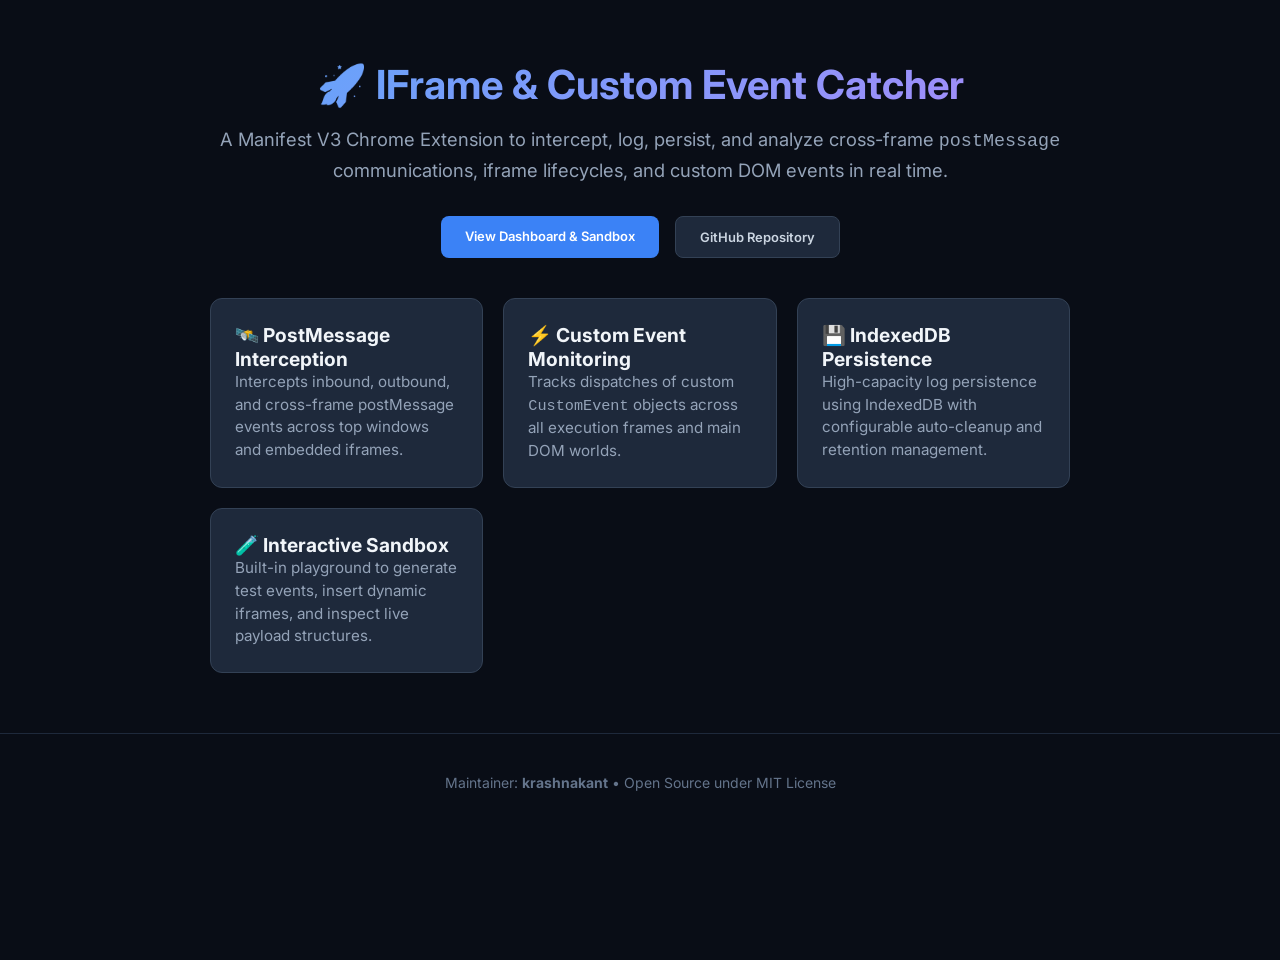
<file: index.html>
<!DOCTYPE html>
<html lang="en">
<head>
  <meta charset="UTF-8">
  <meta name="viewport" content="width=device-width, initial-scale=1.0">
  <title>IFrame & Custom Event Catcher - Chrome Extension</title>
  <link rel="stylesheet" href="dashboard.css">
  <link rel="preconnect" href="https://fonts.googleapis.com">
  <link rel="preconnect" href="https://fonts.gstatic.com" crossorigin>
  <link href="https://fonts.googleapis.com/css2?family=Inter:wght@400;500;600;700&family=JetBrains+Mono:wght@400;500&display=swap" rel="stylesheet">
  <style>
    body {
      background-color: var(--bg-dark, #0b0f19);
      color: #e2e8f0;
      font-family: 'Inter', sans-serif;
      margin: 0;
      padding: 0;
    }
    .hero {
      max-width: 900px;
      margin: 60px auto 40px auto;
      padding: 0 20px;
      text-align: center;
    }
    .hero h1 {
      font-size: 2.5rem;
      font-weight: 700;
      color: #ffffff;
      margin-bottom: 16px;
      background: linear-gradient(135deg, #60a5fa 0%, #a78bfa 100%);
      -webkit-background-clip: text;
      -webkit-text-fill-color: transparent;
    }
    .hero p {
      font-size: 1.15rem;
      color: #94a3b8;
      line-height: 1.6;
      margin-bottom: 30px;
    }
    .cta-group {
      display: flex;
      gap: 16px;
      justify-content: center;
      flex-wrap: wrap;
    }
    .btn-primary {
      background: #3b82f6;
      color: #ffffff;
      padding: 12px 24px;
      border-radius: 8px;
      text-decoration: none;
      font-weight: 600;
      transition: background 0.2s ease;
    }
    .btn-primary:hover {
      background: #2563eb;
    }
    .btn-secondary {
      background: #1e293b;
      color: #cbd5e1;
      border: 1px solid #334155;
      padding: 12px 24px;
      border-radius: 8px;
      text-decoration: none;
      font-weight: 600;
      transition: background 0.2s ease;
    }
    .btn-secondary:hover {
      background: #334155;
      color: #fff;
    }
    .features-grid {
      max-width: 900px;
      margin: 40px auto;
      padding: 0 20px;
      display: grid;
      grid-template-columns: repeat(auto-fit, minmax(260px, 1fr));
      gap: 20px;
    }
    .feature-card {
      background: #1e293b;
      border: 1px solid #334155;
      border-radius: 12px;
      padding: 24px;
    }
    .feature-card h3 {
      font-size: 1.2rem;
      margin-top: 0;
      color: #f1f5f9;
    }
    .feature-card p {
      color: #94a3b8;
      font-size: 0.95rem;
      line-height: 1.5;
    }
    footer {
      text-align: center;
      padding: 40px 20px;
      color: #64748b;
      font-size: 0.875rem;
      border-top: 1px solid #1e293b;
      margin-top: 60px;
    }
  </style>
</head>
<body>
  <div class="hero">
    <h1>🚀 IFrame & Custom Event Catcher</h1>
    <p>A Manifest V3 Chrome Extension to intercept, log, persist, and analyze cross-frame <code>postMessage</code> communications, iframe lifecycles, and custom DOM events in real time.</p>
    <div class="cta-group">
      <a href="dashboard.html" class="btn-primary">View Dashboard & Sandbox</a>
      <a href="https://github.com/krashnakant/iframe-event-catcher" class="btn-secondary" target="_blank" rel="noopener">GitHub Repository</a>
    </div>
  </div>

  <div class="features-grid">
    <div class="feature-card">
      <h3>🛰️ PostMessage Interception</h3>
      <p>Intercepts inbound, outbound, and cross-frame postMessage events across top windows and embedded iframes.</p>
    </div>
    <div class="feature-card">
      <h3>⚡ Custom Event Monitoring</h3>
      <p>Tracks dispatches of custom <code>CustomEvent</code> objects across all execution frames and main DOM worlds.</p>
    </div>
    <div class="feature-card">
      <h3>💾 IndexedDB Persistence</h3>
      <p>High-capacity log persistence using IndexedDB with configurable auto-cleanup and retention management.</p>
    </div>
    <div class="feature-card">
      <h3>🧪 Interactive Sandbox</h3>
      <p>Built-in playground to generate test events, insert dynamic iframes, and inspect live payload structures.</p>
    </div>
  </div>

  <footer>
    Maintainer: <strong>krashnakant</strong> &bull; Open Source under MIT License
  </footer>
</body>
</html>
</file>
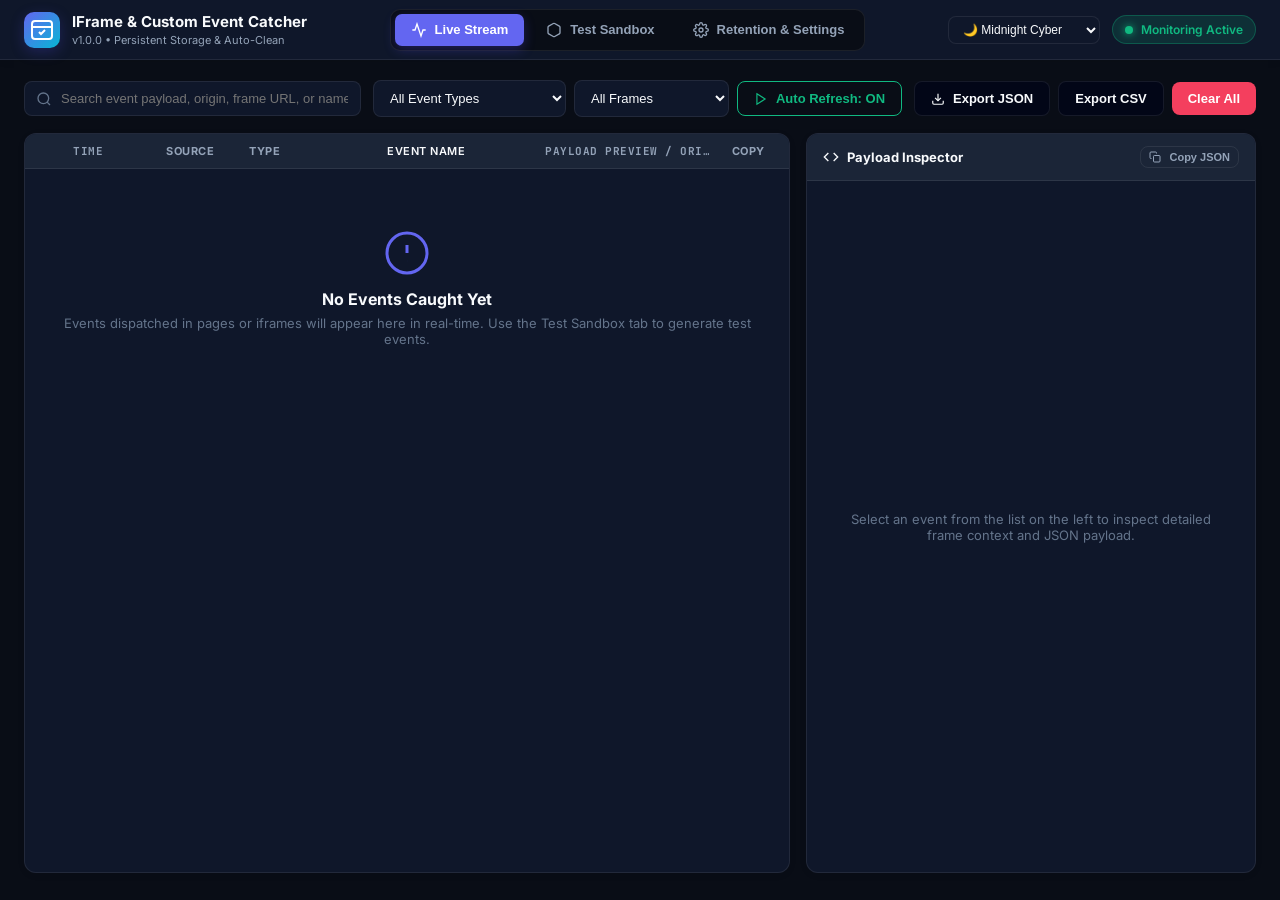
<file: dashboard.html>
<!DOCTYPE html>
<html lang="en">
<head>
  <meta charset="UTF-8">
  <meta name="viewport" content="width=device-width, initial-scale=1.0">
  <title>IFrame & Custom Event Catcher Dashboard</title>
  <link rel="stylesheet" href="dashboard.css">
  <link rel="preconnect" href="https://fonts.googleapis.com">
  <link rel="preconnect" href="https://fonts.gstatic.com" crossorigin>
  <link href="https://fonts.googleapis.com/css2?family=Inter:wght@400;500;600;700&family=JetBrains+Mono:wght@400;500&display=swap" rel="stylesheet">
</head>
<body>
  <div class="app-layout">
    <!-- Header Navbar -->
    <header class="navbar">
      <div class="nav-left">
        <div class="logo">
          <svg width="24" height="24" viewBox="0 0 24 24" fill="none" stroke="currentColor" stroke-width="2">
            <rect x="2" y="3" width="20" height="18" rx="3"></rect>
            <path d="M2 9h20"></path>
            <path d="M9 14l2 2 4-4"></path>
          </svg>
        </div>
        <div class="brand-info">
          <h1>IFrame & Custom Event Catcher</h1>
          <span class="version">v1.0.0 &bull; Persistent Storage & Auto-Clean</span>
        </div>
      </div>

      <nav class="nav-tabs">
        <button class="nav-tab active" data-tab="stream">
          <svg width="16" height="16" viewBox="0 0 24 24" fill="none" stroke="currentColor" stroke-width="2"><polyline points="22 12 18 12 15 21 9 3 6 12 2 12"></polyline></svg>
          Live Stream
        </button>
        <button class="nav-tab" data-tab="sandbox">
          <svg width="16" height="16" viewBox="0 0 24 24" fill="none" stroke="currentColor" stroke-width="2"><path d="M21 16V8a2 2 0 0 0-1-1.73l-7-4a2 2 0 0 0-2 0l-7 4A2 2 0 0 0 3 8v8a2 2 0 0 0 1 1.73l7 4a2 2 0 0 0 2 0l7-4A2 2 0 0 0 21 16z"></path></svg>
          Test Sandbox
        </button>
        <button class="nav-tab" data-tab="settings">
          <svg width="16" height="16" viewBox="0 0 24 24" fill="none" stroke="currentColor" stroke-width="2"><circle cx="12" cy="12" r="3"></circle><path d="M19.4 15a1.65 1.65 0 0 0 .33 1.82l.06.06a2 2 0 0 1 0 2.83 2 2 0 0 1-2.83 0l-.06-.06a1.65 1.65 0 0 0-1.82-.33 1.65 1.65 0 0 0-1 1.51V21a2 2 0 0 1-2 2 2 2 0 0 1-2-2v-.09A1.65 1.65 0 0 0 9 19.4a1.65 1.65 0 0 0-1.82.33l-.06.06a2 2 0 0 1-2.83 0 2 2 0 0 1 0-2.83l.06-.06a1.65 1.65 0 0 0 .33-1.82 1.65 1.65 0 0 0-1.51-1H3a2 2 0 0 1-2-2 2 2 0 0 1 2-2h.09A1.65 1.65 0 0 0 4.6 9a1.65 1.65 0 0 0-.33-1.82l-.06-.06a2 2 0 0 1 0-2.83 2 2 0 0 1 2.83 0l.06.06a1.65 1.65 0 0 0 1.82.33H9a1.65 1.65 0 0 0 1-1.51V3a2 2 0 0 1 2-2 2 2 0 0 1 2 2v.09a1.65 1.65 0 0 0 1 1.51 1.65 1.65 0 0 0 1.82-.33l.06-.06a2 2 0 0 1 2.83 0 2 2 0 0 1 0 2.83l-.06.06a1.65 1.65 0 0 0-.33 1.82V9a1.65 1.65 0 0 0 1.51 1H21a2 2 0 0 1 2 2 2 2 0 0 1-2 2h-.09a1.65 1.65 0 0 0-1.51 1z"></path></svg>
          Retention & Settings
        </button>
      </nav>

      <div class="nav-right" style="display: flex; align-items: center; gap: 12px;">
        <select id="dashThemeSelect" class="select-input" style="padding: 5px 10px; font-size: 12px;">
          <option value="midnight">🌙 Midnight Cyber</option>
          <option value="vercel">▲ Vercel Dark</option>
          <option value="synthwave">🌌 Neon Synthwave</option>
          <option value="emerald">🌲 Forest Emerald</option>
          <option value="solar">⚡ Solar Flare</option>
          <option value="light">☀️ Clean Light</option>
        </select>
        <div class="status-pill" id="globalStatusPill">
          <span class="dot"></span>
          <span id="globalStatusText">Monitoring Active</span>
        </div>
      </div>
    </header>

    <!-- Main Content Body -->
    <main class="main-content">

      <!-- ================= TAB 1: LIVE EVENT STREAM ================= -->
      <section class="tab-panel active" id="tab-stream">
        <!-- Controls Toolbar -->
        <div class="toolbar">
          <div class="search-box">
            <svg width="16" height="16" viewBox="0 0 24 24" fill="none" stroke="currentColor" stroke-width="2"><circle cx="11" cy="11" r="8"></circle><line x1="21" y1="21" x2="16.65" y2="16.65"></line></svg>
            <input type="text" id="searchInput" placeholder="Search event payload, origin, frame URL, or name...">
          </div>

          <div class="filter-group">
            <select id="eventTypeFilter" class="select-input">
              <option value="all">All Event Types</option>
              <option value="postMessage_received">postMessage (Inbound)</option>
              <option value="postMessage_sent">postMessage (Outbound)</option>
              <option value="custom_event">Custom Events</option>
              <option value="dom_event">DOM Events</option>
              <option value="iframe_loaded">Iframe Loaded</option>
              <option value="iframe_created">Iframe Created</option>
            </select>

            <select id="frameFilter" class="select-input">
              <option value="all">All Frames</option>
              <option value="iframe">Iframe Only</option>
              <option value="main">Main Window Only</option>
            </select>

            <button id="autoRefreshBtn" class="btn btn-outline active" title="Toggle Auto Refresh Stream">
              <svg width="14" height="14" viewBox="0 0 24 24" fill="none" stroke="currentColor" stroke-width="2"><polygon points="5 3 19 12 5 21 5 3"></polygon></svg>
              Auto Refresh: ON
            </button>
          </div>

          <div class="action-group">
            <button id="exportJsonBtn" class="btn btn-secondary">
              <svg width="14" height="14" viewBox="0 0 24 24" fill="none" stroke="currentColor" stroke-width="2"><path d="M21 15v4a2 2 0 0 1-2 2H5a2 2 0 0 1-2-2v-4"></path><polyline points="7 10 12 15 17 10"></polyline><line x1="12" y1="15" x2="12" y2="3"></line></svg>
              Export JSON
            </button>
            <button id="exportCsvBtn" class="btn btn-secondary">Export CSV</button>
            <button id="clearStreamBtn" class="btn btn-danger">Clear All</button>
          </div>
        </div>

        <!-- Event Inspector Split View -->
        <div class="split-view">
          <!-- Left Table: Log Stream -->
          <div class="log-list-container">
            <div class="list-header">
              <span class="col col-expand"></span>
              <span class="col col-time">Time</span>
              <span class="col col-source">Source</span>
              <span class="col col-type">Type</span>
              <span class="col col-name">Event Name</span>
              <span class="col col-origin">Payload Preview / Origin</span>
              <span class="col col-actions">Copy</span>
            </div>
            <div class="list-body" id="eventListBody">
              <div class="empty-state">
                <svg width="48" height="48" viewBox="0 0 24 24" fill="none" stroke="currentColor" stroke-width="1.5"><circle cx="12" cy="12" r="10"></circle><line x1="12" y1="8" x2="12" y2="12"></line><line x1="12" y1="16" x2="12.01" y2="16"></line></svg>
                <h3>No Events Caught Yet</h3>
                <p>Events dispatched in pages or iframes will appear here in real-time. Use the Test Sandbox tab to generate test events.</p>
              </div>
            </div>
          </div>

          <!-- Right Pane: Payload Inspector -->
          <div class="inspector-container">
            <div class="inspector-header">
              <div class="inspector-title">
                <svg width="16" height="16" viewBox="0 0 24 24" fill="none" stroke="currentColor" stroke-width="2"><polyline points="16 18 22 12 16 6"></polyline><polyline points="8 6 2 12 8 18"></polyline></svg>
                <span>Payload Inspector</span>
              </div>
              <button id="copyPayloadBtn" class="btn btn-xs btn-outline">
                <svg width="12" height="12" viewBox="0 0 24 24" fill="none" stroke="currentColor" stroke-width="2"><rect x="9" y="9" width="13" height="13" rx="2" ry="2"></rect><path d="M5 15H4a2 2 0 0 1-2-2V4a2 2 0 0 1 2-2h9a2 2 0 0 1 2 2v1"></path></svg>
                Copy JSON
              </button>
            </div>

            <div class="inspector-body" id="inspectorBody">
              <div class="inspector-placeholder">
                <p>Select an event from the list on the left to inspect detailed frame context and JSON payload.</p>
              </div>
            </div>
          </div>
        </div>
      </section>


      <!-- ================= TAB 2: TEST SANDBOX ================= -->
      <section class="tab-panel" id="tab-sandbox">
        <div class="sandbox-container">
          <div class="sandbox-intro">
            <h2>Interactive Event Test Sandbox</h2>
            <p>Test iframe message passing, custom DOM event dispatches, and iframe load lifecycles in real-time. Events generated here will immediately trigger the extension's interceptors.</p>
          </div>

          <div class="sandbox-grid">
            <!-- Sandbox Controls -->
            <div class="card sandbox-controls">
              <h3>Dispatch Generator</h3>
              
              <div class="form-group">
                <label>Test postMessage Payload</label>
                <textarea id="testPostMessageText" rows="4" class="code-input">{
  "action": "user_checkout",
  "step": 2,
  "cartId": "cart_9921",
  "amount": 149.99
}</textarea>
              </div>

              <div class="button-grid">
                <button id="sendParentToIframeBtn" class="btn btn-primary">
                  <svg width="14" height="14" viewBox="0 0 24 24" fill="none" stroke="currentColor" stroke-width="2"><line x1="22" y1="2" x2="11" y2="13"></line><polygon points="22 2 15 22 11 13 2 9 22 2"></polygon></svg>
                  Send postMessage to Iframe 1
                </button>
                <button id="sendIframeToParentBtn" class="btn btn-secondary">
                  Send from Iframe 1 to Parent
                </button>
              </div>

              <hr class="divider">

              <div class="form-group">
                <label>Test CustomEvent Generator</label>
                <div class="input-row">
                  <input type="text" id="customEventNameInput" value="analytics_track" placeholder="Event Name">
                  <button id="fireCustomEventBtn" class="btn btn-accent">
                    Dispatch CustomEvent
                  </button>
                </div>
              </div>

              <hr class="divider">

              <button id="createDynamicIframeBtn" class="btn btn-outline">
                <svg width="14" height="14" viewBox="0 0 24 24" fill="none" stroke="currentColor" stroke-width="2"><line x1="12" y1="5" x2="12" y2="19"></line><line x1="5" y1="12" x2="19" y2="12"></line></svg>
                Dynamically Insert New Iframe
              </button>
            </div>

            <!-- Live Test Iframes Window -->
            <div class="card sandbox-iframes">
              <h3>Live Embedded Sandbox Iframes</h3>
              
              <div class="iframe-wrapper-grid">
                <div class="iframe-box">
                  <div class="iframe-tag">Iframe #1 (Same-Origin Simulation)</div>
                  <iframe id="sandboxIframe1" srcdoc="
                    <!DOCTYPE html>
                    <html>
                    <head>
                      <style>
                        body { background: #0f172a; color: #e2e8f0; font-family: sans-serif; padding: 12px; font-size: 12px; margin: 0; }
                        button { background: #6366f1; color: white; border: none; padding: 6px 12px; border-radius: 4px; cursor: pointer; }
                        #log { background: #1e293b; padding: 8px; border-radius: 4px; font-family: monospace; margin-top: 8px; min-height: 50px; font-size: 11px; }
                      </style>
                    </head>
                    <body>
                      <strong>Embedded Iframe #1</strong>
                      <p>Receives & dispatches postMessages.</p>
                      <button id='innerBtn'>Fire Inside CustomEvent</button>
                      <div id='log'>Ready for messages...</div>
                      <script>
                        window.addEventListener('message', (e) => {
                          if (e.data && e.data.__IFRAME_EVENT_CATCHER_BRIDGE__) return;
                          document.getElementById('log').innerText = 'Received: ' + JSON.stringify(e.data);
                        });
                        document.getElementById('innerBtn').addEventListener('click', () => {
                          window.dispatchEvent(new CustomEvent('iframe_internal_click', { detail: { origin: 'iframe1', time: Date.now() } }));
                        });
                      </script>
                    </body>
                    </html>
                  "></iframe>
                </div>

                <div class="iframe-box" id="dynamicIframeContainer">
                  <div class="iframe-tag">Iframe #2 (Dynamic Insertion Container)</div>
                  <div class="iframe-placeholder">
                    <p>Click "Dynamically Insert New Iframe" to trigger iframe creation events.</p>
                  </div>
                </div>
              </div>
            </div>
          </div>
        </div>
      </section>


      <!-- ================= TAB 3: RETENTION & SETTINGS ================= -->
      <section class="tab-panel" id="tab-settings">
        <div class="settings-container">
          <h2>Retention & Extension Settings</h2>

          <div class="settings-grid">
            <!-- Card 0: Visual Theme Options -->
            <div class="card settings-card">
              <div class="card-header-icon">
                <svg width="20" height="20" viewBox="0 0 24 24" fill="none" stroke="currentColor" stroke-width="2"><circle cx="12" cy="12" r="10"></circle><path d="M12 2a7 7 0 1 0 10 10"></path></svg>
                <div>
                  <h3>Extension Theme Palette</h3>
                  <p class="sub">Choose your preferred visual theme for the extension interface.</p>
                </div>
              </div>

              <div class="theme-palette-grid" id="themePaletteGrid" style="display: grid; grid-template-columns: repeat(auto-fit, minmax(130px, 1fr)); gap: 10px; margin-top: 8px;">
                <div class="theme-swatch active" data-theme-id="midnight" style="background: #0f172a; border: 2px solid #6366f1; border-radius: 8px; padding: 10px; cursor: pointer; text-align: center;">
                  <span style="font-size: 18px; display: block;">🌙</span>
                  <strong style="font-size: 12px; color: #fff;">Midnight Cyber</strong>
                </div>
                <div class="theme-swatch" data-theme-id="vercel" style="background: #000000; border: 2px solid #0070f3; border-radius: 8px; padding: 10px; cursor: pointer; text-align: center;">
                  <span style="font-size: 18px; display: block;">▲</span>
                  <strong style="font-size: 12px; color: #ffffff;">Vercel Dark</strong>
                </div>
                <div class="theme-swatch" data-theme-id="synthwave" style="background: #18022b; border: 2px solid rgba(255,255,255,0.1); border-radius: 8px; padding: 10px; cursor: pointer; text-align: center;">
                  <span style="font-size: 18px; display: block;">🌌</span>
                  <strong style="font-size: 12px; color: #fdf2f8;">Neon Synthwave</strong>
                </div>
                <div class="theme-swatch" data-theme-id="emerald" style="background: #062016; border: 2px solid rgba(255,255,255,0.1); border-radius: 8px; padding: 10px; cursor: pointer; text-align: center;">
                  <span style="font-size: 18px; display: block;">🌲</span>
                  <strong style="font-size: 12px; color: #ecfdf5;">Forest Emerald</strong>
                </div>
                <div class="theme-swatch" data-theme-id="solar" style="background: #1c130b; border: 2px solid rgba(255,255,255,0.1); border-radius: 8px; padding: 10px; cursor: pointer; text-align: center;">
                  <span style="font-size: 18px; display: block;">⚡</span>
                  <strong style="font-size: 12px; color: #fffbeb;">Solar Flare</strong>
                </div>
                <div class="theme-swatch" data-theme-id="light" style="background: #ffffff; border: 2px solid rgba(0,0,0,0.1); border-radius: 8px; padding: 10px; cursor: pointer; text-align: center;">
                  <span style="font-size: 18px; display: block;">☀️</span>
                  <strong style="font-size: 12px; color: #0f172a;">Clean Light</strong>
                </div>
              </div>
            </div>

            <!-- Card 1: Persistence & Retention Policy -->
            <div class="card settings-card">
              <div class="card-header-icon">
                <svg width="20" height="20" viewBox="0 0 24 24" fill="none" stroke="currentColor" stroke-width="2"><rect x="3" y="4" width="18" height="18" rx="2" ry="2"></rect><line x1="16" y1="2" x2="16" y2="6"></line><line x1="8" y1="2" x2="8" y2="6"></line><line x1="3" y1="10" x2="21" y2="10"></line></svg>
                <div>
                  <h3>Auto-Cleanup Retention Policy</h3>
                  <p class="sub">Logs older than the selected duration will be automatically purged by the background service worker.</p>
                </div>
              </div>

              <div class="form-group">
                <label>Automatic Retention Cleanup Period</label>
                <select id="retentionSelect" class="select-input select-lg">
                  <option value="1">1 Day</option>
                  <option value="3">3 Days</option>
                  <option value="7" selected>1 Week (Recommended)</option>
                  <option value="14">2 Weeks</option>
                  <option value="30">1 Month</option>
                  <option value="0">Unlimited (Disable Auto-Cleanup)</option>
                </select>
              </div>

              <div class="stats-box">
                <div class="stat-row">
                  <span>Total Events Stored:</span>
                  <strong id="settingsTotalEvents">0</strong>
                </div>
                <div class="stat-row">
                  <span>Oldest Record Date:</span>
                  <strong id="settingsOldestDate">N/A</strong>
                </div>
                <div class="stat-row">
                  <span>Newest Record Date:</span>
                  <strong id="settingsNewestDate">N/A</strong>
                </div>
              </div>

              <div class="btn-group">
                <button id="saveRetentionBtn" class="btn btn-primary">Save Retention Setting</button>
                <button id="forceCleanupBtn" class="btn btn-secondary">Run Auto-Clean Now</button>
              </div>
            </div>

            <!-- Card 2: Custom Events & Filtering Rules -->
            <div class="card settings-card">
              <div class="card-header-icon">
                <svg width="20" height="20" viewBox="0 0 24 24" fill="none" stroke="currentColor" stroke-width="2"><path d="M12 22s8-4 8-10V5l-8-3-8 3v7c0 6 8 10 8 10z"></path></svg>
                <div>
                  <h3>Custom Event Filtering</h3>
                  <p class="sub">Configure custom event names to track and monitor across page windows and iframes.</p>
                </div>
              </div>

              <div class="form-group">
                <label>Configured Custom Event Names (comma separated)</label>
                <textarea id="customEventsInput" rows="4" class="code-input">analytics_track, state_change, user_action, checkout_step</textarea>
              </div>

              <button id="saveCustomEventsBtn" class="btn btn-primary">Save Custom Event Rules</button>
            </div>

            <!-- Card 3: Storage Management & Reset -->
            <div class="card settings-card danger-card">
              <div class="card-header-icon">
                <svg width="20" height="20" viewBox="0 0 24 24" fill="none" stroke="currentColor" stroke-width="2"><polyline points="3 6 5 6 21 6"></polyline><path d="M19 6v14a2 2 0 0 1-2 2H7a2 2 0 0 1-2-2V6m3 0V4a2 2 0 0 1 2-2h4a2 2 0 0 1 2 2v2"></path></svg>
                <div>
                  <h3>Database Wipe</h3>
                  <p class="sub">Permanently delete all captured iframe & custom event logs stored in IndexedDB.</p>
                </div>
              </div>

              <p class="warning-text">This action cannot be undone. Make sure to export your logs if you need a backup.</p>
              <button id="wipeDatabaseBtn" class="btn btn-danger btn-lg">Wipe Entire Event Database</button>
            </div>
          </div>
        </div>
      </section>

    </main>
  </div>

  <script type="module" src="dashboard.js"></script>
</body>
</html>
</file>
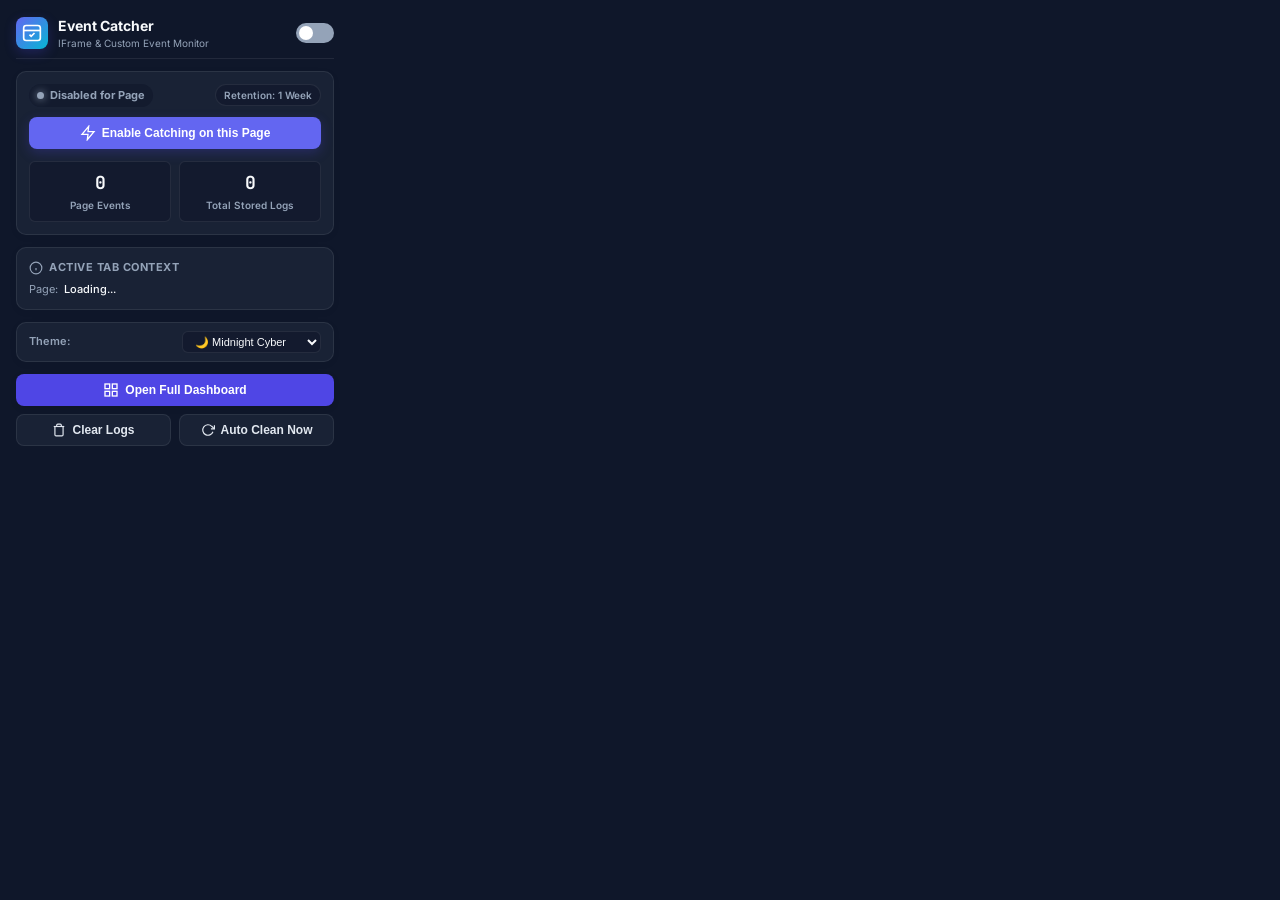
<file: popup.html>
<!DOCTYPE html>
<html lang="en">
<head>
  <meta charset="UTF-8">
  <meta name="viewport" content="width=device-width, initial-scale=1.0">
  <title>IFrame & Custom Event Catcher</title>
  <link rel="stylesheet" href="popup.css">
  <link rel="preconnect" href="https://fonts.googleapis.com">
  <link rel="preconnect" href="https://fonts.gstatic.com" crossorigin>
  <link href="https://fonts.googleapis.com/css2?family=Inter:wght@400;500;600;700&family=JetBrains+Mono:wght@400;500&display=swap" rel="stylesheet">
</head>
<body>
  <div class="popup-container">
    <!-- Header -->
    <header class="header">
      <div class="brand">
        <div class="logo-icon">
          <svg width="20" height="20" viewBox="0 0 24 24" fill="none" stroke="currentColor" stroke-width="2">
            <rect x="2" y="3" width="20" height="18" rx="3"></rect>
            <path d="M2 9h20"></path>
            <path d="M9 14l2 2 4-4"></path>
          </svg>
        </div>
        <div class="title-group">
          <h1>Event Catcher</h1>
          <span class="sub">IFrame & Custom Event Monitor</span>
        </div>
      </div>
      <div class="global-switch-wrap" title="Global Always-On Toggle">
        <label class="switch">
          <input type="checkbox" id="globalToggle">
          <span class="slider round"></span>
        </label>
      </div>
    </header>

    <!-- Page Activation Card -->
    <div class="card status-card">
      <div class="status-header">
        <div class="status-indicator disabled" id="statusBadge">
          <span class="pulse-dot"></span>
          <span id="statusText">Disabled for Page</span>
        </div>
        <span class="retention-pill" id="retentionPill">Retention: 1 Week</span>
      </div>

      <!-- Main Action: Click to Enable for Page -->
      <button id="enablePageBtn" class="btn btn-enable-page">
        <svg width="16" height="16" viewBox="0 0 24 24" fill="none" stroke="currentColor" stroke-width="2"><polygon points="13 2 3 14 12 14 11 22 21 10 12 10 13 2"></polygon></svg>
        Enable Catching on this Page
      </button>

      <div class="metrics-grid" style="margin-top: 12px;">
        <div class="metric-item">
          <span class="metric-value" id="currentTabEvents">0</span>
          <span class="metric-label">Page Events</span>
        </div>
        <div class="metric-item">
          <span class="metric-value" id="totalDbEvents">0</span>
          <span class="metric-label">Total Stored Logs</span>
        </div>
      </div>
    </div>

    <!-- Frame Context Card -->
    <div class="card frame-info-card">
      <div class="card-title">
        <svg width="14" height="14" viewBox="0 0 24 24" fill="none" stroke="currentColor" stroke-width="2"><circle cx="12" cy="12" r="10"></circle><line x1="12" y1="16" x2="12" y2="12"></line><line x1="12" y1="8" x2="12.01" y2="8"></line></svg>
        <span>Active Tab Context</span>
      </div>
      <div class="tab-details">
        <div class="detail-row">
          <span class="detail-key">Page:</span>
          <span class="detail-val" id="activeTabUrl">Loading...</span>
        </div>
      </div>
    </div>

    <!-- Theme Selector Card -->
    <div class="card theme-card" style="padding: 8px 12px; display: flex; align-items: center; justify-content: space-between;">
      <span style="font-size: 11px; color: var(--text-muted); font-weight: 600;">Theme:</span>
      <select id="themeSelect" style="background: rgba(15, 23, 42, 0.6); border: 1px solid var(--bg-card-border); color: var(--text-main); font-size: 11px; padding: 3px 8px; border-radius: 6px; outline: none; cursor: pointer;">
        <option value="midnight">🌙 Midnight Cyber</option>
        <option value="vercel">▲ Vercel Dark</option>
        <option value="synthwave">🌌 Neon Synthwave</option>
        <option value="emerald">🌲 Forest Emerald</option>
        <option value="solar">⚡ Solar Flare</option>
        <option value="light">☀️ Clean Light</option>
      </select>
    </div>

    <!-- Actions Footer -->
    <div class="actions-group">
      <button id="openDashboardBtn" class="btn btn-primary">
        <svg width="16" height="16" viewBox="0 0 24 24" fill="none" stroke="currentColor" stroke-width="2">
          <rect x="3" y="3" width="7" height="7"></rect>
          <rect x="14" y="3" width="7" height="7"></rect>
          <rect x="14" y="14" width="7" height="7"></rect>
          <rect x="3" y="14" width="7" height="7"></rect>
        </svg>
        Open Full Dashboard
      </button>

      <div class="btn-row">
        <button id="clearLogsBtn" class="btn btn-secondary">
          <svg width="14" height="14" viewBox="0 0 24 24" fill="none" stroke="currentColor" stroke-width="2"><polyline points="3 6 5 6 21 6"></polyline><path d="M19 6v14a2 2 0 0 1-2 2H7a2 2 0 0 1-2-2V6m3 0V4a2 2 0 0 1 2-2h4a2 2 0 0 1 2 2v2"></path></svg>
          Clear Logs
        </button>
        <button id="cleanOldBtn" class="btn btn-secondary" title="Purge events older than 1 week">
          <svg width="14" height="14" viewBox="0 0 24 24" fill="none" stroke="currentColor" stroke-width="2"><path d="M23 4v6h-6"></path><path d="M20.49 15a9 9 0 1 1-2.12-9.36L23 10"></path></svg>
          Auto Clean Now
        </button>
      </div>
    </div>
  </div>

  <script type="module" src="popup.js"></script>
</body>
</html>
</file>
<file: dashboard.css>
:root, [data-theme="midnight"] {
  --bg-dark: #090d16;
  --bg-panel: #0f172a;
  --bg-card: rgba(30, 41, 59, 0.7);
  --bg-card-hover: rgba(51, 65, 85, 0.6);
  --bg-card-border: rgba(255, 255, 255, 0.08);
  --bg-header: rgba(30, 41, 59, 0.8);
  --bg-input: #020617;
  --bg-code-box: #020617;
  --bg-drawer: rgba(2, 6, 23, 0.6);
  --accent-violet: #6366f1;
  --accent-cyan: #06b6d4;
  --accent-emerald: #10b981;
  --accent-amber: #f59e0b;
  --accent-rose: #f43f5e;
  --accent-blue: #3b82f6;
  --text-primary: #f8fafc;
  --text-secondary: #94a3b8;
  --text-muted: #64748b;
  --json-key: #38bdf8;
  --json-string: #4ade80;
  --json-number: #c084fc;
  --json-boolean: #fbbf24;
  --json-null: #f43f5e;
  --font-sans: 'Inter', -apple-system, BlinkMacSystemFont, sans-serif;
  --font-mono: 'JetBrains Mono', monospace;
}

[data-theme="vercel"] {
  --bg-dark: #000000;
  --bg-panel: #0a0a0a;
  --bg-card: #0a0a0a;
  --bg-card-hover: #171717;
  --bg-card-border: #333333;
  --bg-header: #111111;
  --bg-input: #111111;
  --bg-code-box: #000000;
  --bg-drawer: #111111;
  --accent-violet: #0070f3;
  --accent-cyan: #50e3c2;
  --accent-emerald: #50e3c2;
  --accent-amber: #f5a623;
  --accent-rose: #ee0000;
  --accent-blue: #0070f3;
  --text-primary: #ffffff;
  --text-secondary: #a1a1a1;
  --text-muted: #666666;
  --json-key: #50e3c2;
  --json-string: #0070f3;
  --json-number: #f50057;
  --json-boolean: #f5a623;
  --json-null: #ee0000;
}

[data-theme="synthwave"] {
  --bg-dark: #0f011d;
  --bg-panel: #18022b;
  --bg-card: rgba(48, 12, 80, 0.7);
  --bg-card-hover: rgba(76, 18, 126, 0.6);
  --bg-card-border: rgba(236, 72, 153, 0.2);
  --bg-header: rgba(48, 12, 80, 0.8);
  --bg-input: #120124;
  --bg-code-box: #120124;
  --bg-drawer: rgba(18, 1, 36, 0.7);
  --accent-violet: #ec4899;
  --accent-cyan: #8b5cf6;
  --accent-emerald: #10b981;
  --accent-amber: #f59e0b;
  --accent-rose: #f43f5e;
  --accent-blue: #a855f7;
  --text-primary: #fdf2f8;
  --text-secondary: #f472b6;
  --text-muted: #9d4edd;
  --json-key: #f472b6;
  --json-string: #4ade80;
  --json-number: #c084fc;
  --json-boolean: #fbbf24;
  --json-null: #f43f5e;
}

[data-theme="emerald"] {
  --bg-dark: #03140e;
  --bg-panel: #062016;
  --bg-card: rgba(16, 60, 44, 0.7);
  --bg-card-hover: rgba(25, 90, 66, 0.6);
  --bg-card-border: rgba(52, 211, 153, 0.18);
  --bg-header: rgba(16, 60, 44, 0.8);
  --bg-input: #02120c;
  --bg-code-box: #02120c;
  --bg-drawer: rgba(2, 18, 12, 0.7);
  --accent-violet: #10b981;
  --accent-cyan: #14b8a6;
  --accent-emerald: #34d399;
  --accent-amber: #f59e0b;
  --accent-rose: #f43f5e;
  --accent-blue: #06b6d4;
  --text-primary: #ecfdf5;
  --text-secondary: #6ee7b7;
  --text-muted: #34d399;
  --json-key: #2dd4bf;
  --json-string: #4ade80;
  --json-number: #a7f3d0;
  --json-boolean: #fbbf24;
  --json-null: #f43f5e;
}

[data-theme="solar"] {
  --bg-dark: #120b06;
  --bg-panel: #1c130b;
  --bg-card: rgba(54, 36, 20, 0.7);
  --bg-card-hover: rgba(85, 56, 30, 0.6);
  --bg-card-border: rgba(245, 158, 11, 0.2);
  --bg-header: rgba(54, 36, 20, 0.8);
  --bg-input: #0e0804;
  --bg-code-box: #0e0804;
  --bg-drawer: rgba(14, 8, 4, 0.7);
  --accent-violet: #f59e0b;
  --accent-cyan: #ea580c;
  --accent-emerald: #10b981;
  --accent-amber: #fbbf24;
  --accent-rose: #f43f5e;
  --accent-blue: #f97316;
  --text-primary: #fffbeb;
  --text-secondary: #fcd34d;
  --text-muted: #d97706;
  --json-key: #f97316;
  --json-string: #4ade80;
  --json-number: #fde68a;
  --json-boolean: #fbbf24;
  --json-null: #f43f5e;
}

/* HIGH-CONTRAST CLEAN LIGHT THEME OVERHAUL */
[data-theme="light"] {
  --bg-dark: #f1f5f9;
  --bg-panel: #ffffff;
  --bg-card: #ffffff;
  --bg-card-hover: #f8fafc;
  --bg-card-border: #cbd5e1;
  --bg-header: #e2e8f0;
  --bg-input: #f8fafc;
  --bg-code-box: #f8fafc;
  --bg-drawer: #f8fafc;
  --accent-violet: #4f46e5;
  --accent-cyan: #0284c7;
  --accent-emerald: #059669;
  --accent-amber: #d97706;
  --accent-rose: #e11d48;
  --accent-blue: #2563eb;
  --text-primary: #0f172a;
  --text-secondary: #334155;
  --text-muted: #64748b;
  --json-key: #0284c7;
  --json-string: #16a34a;
  --json-number: #9333ea;
  --json-boolean: #d97706;
  --json-null: #e11d48;
}

* {
  box-sizing: border-box;
  margin: 0;
  padding: 0;
}

body {
  background-color: var(--bg-dark);
  color: var(--text-primary);
  font-family: var(--font-sans);
  font-size: 13px;
  min-height: 100vh;
  overflow-x: hidden;
}

/* App Layout */
.app-layout {
  display: flex;
  flex-direction: column;
  min-height: 100vh;
}

/* Navbar */
.navbar {
  height: 60px;
  background-color: var(--bg-panel);
  border-bottom: 1px solid var(--bg-card-border);
  display: flex;
  align-items: center;
  justify-content: space-between;
  padding: 0 24px;
  position: sticky;
  top: 0;
  z-index: 100;
  box-shadow: 0 2px 8px rgba(0, 0, 0, 0.05);
}

.nav-left {
  display: flex;
  align-items: center;
  gap: 12px;
}

.logo {
  width: 36px;
  height: 36px;
  border-radius: 10px;
  background: linear-gradient(135deg, var(--accent-violet), var(--accent-cyan));
  display: flex;
  align-items: center;
  justify-content: center;
  color: white;
  box-shadow: 0 4px 14px rgba(79, 70, 229, 0.25);
}

.brand-info h1 {
  font-size: 15px;
  font-weight: 700;
  color: var(--text-primary);
  line-height: 1.2;
}

.brand-info .version {
  font-size: 11px;
  color: var(--text-secondary);
}

/* Nav Tabs */
.nav-tabs {
  display: flex;
  gap: 6px;
  background: var(--bg-dark);
  padding: 4px;
  border-radius: 10px;
  border: 1px solid var(--bg-card-border);
}

.nav-tab {
  display: inline-flex;
  align-items: center;
  gap: 8px;
  padding: 8px 16px;
  border-radius: 7px;
  background: transparent;
  border: none;
  color: var(--text-secondary);
  font-size: 13px;
  font-weight: 600;
  cursor: pointer;
  transition: all 0.2s ease;
}

.nav-tab:hover {
  color: var(--text-primary);
  background: rgba(0, 0, 0, 0.04);
}

.nav-tab.active {
  background: var(--accent-violet);
  color: #ffffff;
  box-shadow: 0 4px 12px rgba(79, 70, 229, 0.3);
}

/* Nav Right Status */
.status-pill {
  display: inline-flex;
  align-items: center;
  gap: 8px;
  padding: 6px 12px;
  border-radius: 20px;
  background: rgba(16, 185, 129, 0.15);
  border: 1px solid rgba(16, 185, 129, 0.3);
  color: var(--accent-emerald);
  font-size: 12px;
  font-weight: 600;
}

.status-pill .dot {
  width: 8px;
  height: 8px;
  border-radius: 50%;
  background: currentColor;
  box-shadow: 0 0 8px currentColor;
}

/* Main Body */
.main-content {
  flex: 1;
  padding: 20px 24px;
}

.tab-panel {
  display: none;
}

.tab-panel.active {
  display: block;
}

/* ================= STREAM TOOLBAR ================= */
.toolbar {
  display: flex;
  align-items: center;
  justify-content: space-between;
  gap: 12px;
  margin-bottom: 16px;
  flex-wrap: wrap;
}

.search-box {
  position: relative;
  flex: 1;
  min-width: 280px;
}

.search-box svg {
  position: absolute;
  left: 12px;
  top: 50%;
  transform: translateY(-50%);
  color: var(--text-muted);
}

.search-box input {
  width: 100%;
  background: var(--bg-panel);
  border: 1px solid var(--bg-card-border);
  border-radius: 8px;
  padding: 9px 12px 9px 36px;
  color: var(--text-primary);
  font-size: 13px;
  outline: none;
  transition: border-color 0.2s;
}

.search-box input:focus {
  border-color: var(--accent-violet);
}

.filter-group, .action-group {
  display: flex;
  align-items: center;
  gap: 8px;
}

.select-input {
  background: var(--bg-panel);
  border: 1px solid var(--bg-card-border);
  border-radius: 8px;
  padding: 9px 12px;
  color: var(--text-primary);
  font-size: 13px;
  outline: none;
  cursor: pointer;
}

.select-lg {
  width: 100%;
}

/* Split View Inspector Layout */
.split-view {
  display: grid;
  grid-template-columns: 1fr 450px;
  gap: 16px;
  height: calc(100vh - 160px);
}

@media (max-width: 1100px) {
  .split-view {
    grid-template-columns: 1fr;
    height: auto;
  }
}

/* Log List Table */
.log-list-container {
  background: var(--bg-panel);
  border: 1px solid var(--bg-card-border);
  border-radius: 12px;
  display: flex;
  flex-direction: column;
  overflow: hidden;
  box-shadow: 0 2px 10px rgba(0, 0, 0, 0.04);
}

.list-header {
  display: grid;
  grid-template-columns: 24px 85px 75px 130px 150px 1fr 50px;
  gap: 8px;
  padding: 10px 16px;
  background: var(--bg-header);
  border-bottom: 1px solid var(--bg-card-border);
  font-size: 11px;
  font-weight: 700;
  color: var(--text-secondary);
  text-transform: uppercase;
  letter-spacing: 0.5px;
  align-items: center;
}

.list-body {
  flex: 1;
  overflow-y: auto;
}

.event-row {
  border-bottom: 1px solid var(--bg-card-border);
  transition: background 0.15s;
}

.event-row-header {
  display: grid;
  grid-template-columns: 24px 85px 75px 130px 150px 1fr 50px;
  gap: 8px;
  padding: 10px 16px;
  align-items: center;
  cursor: pointer;
}

.event-row-header:hover {
  background: var(--bg-card-hover);
}

.event-row.selected .event-row-header {
  background: rgba(79, 70, 229, 0.12);
}

.event-row.expanded {
  background: var(--bg-drawer);
  border-left: 3px solid var(--accent-violet);
}

.expand-chevron {
  color: var(--text-muted);
  transition: transform 0.2s ease;
  display: flex;
  align-items: center;
  justify-content: center;
}

.event-row.expanded .expand-chevron {
  transform: rotate(90deg);
  color: var(--accent-violet);
}

.col-actions {
  display: flex;
  align-items: center;
  justify-content: center;
}

.btn-row-copy {
  background: var(--bg-panel);
  border: 1px solid var(--bg-card-border);
  color: var(--text-secondary);
  border-radius: 4px;
  padding: 4px 6px;
  cursor: pointer;
  display: inline-flex;
  align-items: center;
  justify-content: center;
  transition: all 0.2s ease;
}

.btn-row-copy:hover {
  background: var(--accent-violet);
  color: white;
  border-color: var(--accent-violet);
}

.btn-row-copy.copied {
  background: var(--accent-emerald);
  color: white;
  border-color: var(--accent-emerald);
}

/* Expanded Inline Payload Drawer */
.event-row-drawer {
  display: none;
  padding: 12px 16px 16px 48px;
  background: var(--bg-drawer);
  border-top: 1px dashed var(--bg-card-border);
}

.event-row.expanded .event-row-drawer {
  display: flex;
  flex-direction: column;
  gap: 10px;
}

.drawer-header {
  display: flex;
  align-items: center;
  justify-content: space-between;
  font-size: 11px;
  color: var(--text-muted);
  font-weight: 600;
}

.drawer-payload-box {
  background: var(--bg-code-box);
  border: 1px solid var(--bg-card-border);
  border-radius: 6px;
  padding: 10px;
  max-height: 220px;
  overflow-y: auto;
  font-family: var(--font-mono);
  font-size: 11px;
  line-height: 1.4;
  color: var(--text-primary);
}

.col-time {
  font-family: var(--font-mono);
  font-size: 11px;
  color: var(--text-secondary);
}

.col-source {
  display: flex;
}

.badge-source {
  font-size: 10px;
  font-weight: 700;
  padding: 2px 6px;
  border-radius: 4px;
  text-transform: uppercase;
}

.badge-source.iframe {
  background: rgba(245, 158, 11, 0.2);
  color: var(--accent-amber);
}

.badge-source.main {
  background: rgba(59, 130, 246, 0.2);
  color: var(--accent-blue);
}

.badge-type {
  font-size: 11px;
  font-weight: 600;
  padding: 2px 8px;
  border-radius: 12px;
  display: inline-block;
}

.badge-type.postmessage_received { background: rgba(16, 185, 129, 0.2); color: var(--accent-emerald); }
.badge-type.postmessage_sent { background: rgba(6, 182, 212, 0.2); color: var(--accent-cyan); }
.badge-type.custom_event { background: rgba(168, 85, 247, 0.2); color: var(--accent-violet); }
.badge-type.dom_event { background: rgba(148, 163, 184, 0.2); color: var(--text-secondary); }
.badge-type.iframe_loaded, .badge-type.iframe_created { background: rgba(244, 63, 94, 0.2); color: var(--accent-rose); }

.col-name {
  font-weight: 600;
  color: var(--text-primary);
  overflow: hidden;
  text-overflow: ellipsis;
  white-space: nowrap;
}

.col-origin {
  color: var(--text-secondary);
  font-family: var(--font-mono);
  font-size: 11px;
  overflow: hidden;
  text-overflow: ellipsis;
  white-space: nowrap;
}

/* Empty state */
.empty-state {
  display: flex;
  flex-direction: column;
  align-items: center;
  justify-content: center;
  padding: 60px 20px;
  text-align: center;
  color: var(--text-muted);
}

.empty-state svg {
  margin-bottom: 12px;
  color: var(--accent-violet);
}

.empty-state h3 {
  color: var(--text-primary);
  font-size: 16px;
  margin-bottom: 6px;
}

/* Inspector Container */
.inspector-container {
  background: var(--bg-panel);
  border: 1px solid var(--bg-card-border);
  border-radius: 12px;
  display: flex;
  flex-direction: column;
  overflow: hidden;
  box-shadow: 0 2px 10px rgba(0, 0, 0, 0.04);
}

.inspector-header {
  padding: 12px 16px;
  background: var(--bg-header);
  border-bottom: 1px solid var(--bg-card-border);
  display: flex;
  align-items: center;
  justify-content: space-between;
}

.inspector-title {
  display: flex;
  align-items: center;
  gap: 8px;
  font-weight: 700;
  color: var(--text-primary);
}

.inspector-body {
  flex: 1;
  padding: 16px;
  overflow-y: auto;
}

.inspector-placeholder {
  display: flex;
  align-items: center;
  justify-content: center;
  height: 100%;
  color: var(--text-muted);
  text-align: center;
  padding: 20px;
}

.payload-meta {
  display: flex;
  flex-direction: column;
  gap: 8px;
  background: var(--bg-code-box);
  border: 1px solid var(--bg-card-border);
  border-radius: 8px;
  padding: 12px;
  margin-bottom: 16px;
}

.meta-row {
  display: flex;
  gap: 8px;
  font-size: 12px;
}

.meta-key {
  color: var(--text-muted);
  width: 100px;
  flex-shrink: 0;
  font-weight: 600;
}

.meta-val {
  color: var(--text-primary);
  font-family: var(--font-mono);
  word-break: break-all;
}

.json-view {
  background: var(--bg-code-box);
  border: 1px solid var(--bg-card-border);
  border-radius: 8px;
  padding: 14px;
  font-family: var(--font-mono);
  font-size: 12px;
  line-height: 1.5;
  color: var(--text-primary);
  white-space: pre-wrap;
  word-break: break-word;
  overflow-x: auto;
}

.json-key { color: var(--json-key); font-weight: 600; }
.json-string { color: var(--json-string); }
.json-number { color: var(--json-number); font-weight: 600; }
.json-boolean { color: var(--json-boolean); font-weight: 700; }
.json-null { color: var(--json-null); font-weight: 700; }

/* ================= SANDBOX STYLES ================= */
.sandbox-intro {
  margin-bottom: 20px;
}

.sandbox-intro h2 {
  font-size: 20px;
  font-weight: 700;
  margin-bottom: 4px;
  color: var(--text-primary);
}

.sandbox-intro p {
  color: var(--text-secondary);
}

.sandbox-grid {
  display: grid;
  grid-template-columns: 400px 1fr;
  gap: 20px;
}

@media (max-width: 1000px) {
  .sandbox-grid {
    grid-template-columns: 1fr;
  }
}

.card {
  background: var(--bg-panel);
  border: 1px solid var(--bg-card-border);
  border-radius: 12px;
  padding: 20px;
  box-shadow: 0 2px 8px rgba(0, 0, 0, 0.04);
}

.card h3 {
  font-size: 15px;
  font-weight: 700;
  margin-bottom: 16px;
  color: var(--text-primary);
}

.form-group {
  display: flex;
  flex-direction: column;
  gap: 6px;
  margin-bottom: 14px;
}

.form-group label {
  font-size: 12px;
  font-weight: 700;
  color: var(--text-secondary);
}

.code-input {
  background: var(--bg-input);
  border: 1px solid var(--bg-card-border);
  border-radius: 8px;
  padding: 10px;
  color: var(--text-primary);
  font-family: var(--font-mono);
  font-size: 12px;
  outline: none;
}

.button-grid {
  display: flex;
  flex-direction: column;
  gap: 8px;
}

.input-row {
  display: flex;
  gap: 8px;
}

.input-row input {
  flex: 1;
  background: var(--bg-input);
  border: 1px solid var(--bg-card-border);
  border-radius: 8px;
  padding: 8px 12px;
  color: var(--text-primary);
  outline: none;
}

.divider {
  border: none;
  border-top: 1px solid var(--bg-card-border);
  margin: 16px 0;
}

.iframe-wrapper-grid {
  display: flex;
  flex-direction: column;
  gap: 16px;
}

.iframe-box {
  background: var(--bg-dark);
  border: 1px dashed var(--bg-card-border);
  border-radius: 8px;
  padding: 10px;
  display: flex;
  flex-direction: column;
  gap: 8px;
}

.iframe-tag {
  font-size: 11px;
  font-weight: 700;
  color: var(--accent-violet);
  text-transform: uppercase;
}

.iframe-box iframe {
  width: 100%;
  height: 160px;
  border: 1px solid var(--bg-card-border);
  border-radius: 6px;
}

.iframe-placeholder {
  height: 120px;
  display: flex;
  align-items: center;
  justify-content: center;
  color: var(--text-muted);
  font-size: 12px;
}

/* ================= SETTINGS STYLES ================= */
.settings-container {
  max-width: 900px;
  margin: 0 auto;
}

.settings-container h2 {
  font-size: 22px;
  font-weight: 700;
  margin-bottom: 20px;
  color: var(--text-primary);
}

.settings-grid {
  display: flex;
  flex-direction: column;
  gap: 20px;
}

.settings-card {
  display: flex;
  flex-direction: column;
  gap: 16px;
}

.card-header-icon {
  display: flex;
  gap: 14px;
  align-items: flex-start;
}

.card-header-icon svg {
  color: var(--accent-violet);
  flex-shrink: 0;
  margin-top: 2px;
}

.card-header-icon .sub {
  font-size: 12px;
  color: var(--text-secondary);
  margin-top: 2px;
}

.stats-box {
  background: var(--bg-dark);
  border: 1px solid var(--bg-card-border);
  border-radius: 8px;
  padding: 12px 16px;
  display: flex;
  flex-direction: column;
  gap: 8px;
}

.stat-row {
  display: flex;
  justify-content: space-between;
  font-size: 13px;
  color: var(--text-secondary);
}

.stat-row strong {
  color: var(--text-primary);
  font-family: var(--font-mono);
}

.danger-card {
  border-color: rgba(244, 63, 94, 0.4);
  background: rgba(244, 63, 94, 0.05);
}

.danger-card .card-header-icon svg {
  color: var(--accent-rose);
}

.warning-text {
  color: var(--accent-rose);
  font-size: 12px;
  font-weight: 600;
}

/* Button UI Toolkit */
.btn {
  display: inline-flex;
  align-items: center;
  justify-content: center;
  gap: 8px;
  padding: 9px 16px;
  border-radius: 8px;
  font-size: 13px;
  font-weight: 600;
  cursor: pointer;
  border: none;
  transition: all 0.2s ease;
}

.btn-xs { padding: 4px 8px; font-size: 11px; }
.btn-lg { padding: 12px 24px; font-size: 14px; }

.btn-primary { background: var(--accent-violet); color: white; }
.btn-primary:hover { filter: brightness(1.15); }

.btn-secondary { background: var(--bg-input); color: var(--text-primary); border: 1px solid var(--bg-card-border); }
.btn-secondary:hover { filter: brightness(0.95); }

.btn-outline { background: transparent; border: 1px solid var(--bg-card-border); color: var(--text-secondary); }
.btn-outline:hover { background: rgba(0,0,0,0.05); color: var(--text-primary); }
.btn-outline.active { border-color: var(--accent-emerald); color: var(--accent-emerald); }

.btn-accent { background: var(--accent-cyan); color: #ffffff; font-weight: 700; }
.btn-accent:hover { filter: brightness(1.1); }

.btn-danger { background: var(--accent-rose); color: white; }
.btn-danger:hover { filter: brightness(1.15); }

.btn-group {
  display: flex;
  gap: 10px;
}
</file>
<file: popup.css>
:root, [data-theme="midnight"] {
  --bg-primary: #0f172a;
  --bg-card: rgba(30, 41, 59, 0.7);
  --bg-card-border: rgba(255, 255, 255, 0.08);
  --bg-metric: rgba(15, 23, 42, 0.6);
  --accent-purple: #6366f1;
  --accent-cyan: #06b6d4;
  --accent-green: #10b981;
  --accent-amber: #f59e0b;
  --accent-rose: #f43f5e;
  --text-main: #f8fafc;
  --text-muted: #94a3b8;
  --btn-primary-bg: #4f46e5;
  --btn-primary-text: #ffffff;
  --btn-secondary-bg: rgba(30, 41, 59, 0.7);
  --btn-secondary-text: #e2e8f0;
  --font-sans: 'Inter', -apple-system, BlinkMacSystemFont, sans-serif;
  --font-mono: 'JetBrains Mono', monospace;
}

[data-theme="vercel"] {
  --bg-primary: #000000;
  --bg-card: #0a0a0a;
  --bg-card-border: #333333;
  --bg-metric: #111111;
  --accent-purple: #0070f3;
  --accent-cyan: #50e3c2;
  --accent-green: #50e3c2;
  --accent-amber: #f5a623;
  --accent-rose: #ee0000;
  --text-main: #ffffff;
  --text-muted: #a1a1a1;
  --btn-primary-bg: #ffffff;
  --btn-primary-text: #000000;
  --btn-secondary-bg: #111111;
  --btn-secondary-text: #ffffff;
}

[data-theme="synthwave"] {
  --bg-primary: #18022b;
  --bg-card: rgba(48, 12, 80, 0.7);
  --bg-card-border: rgba(236, 72, 153, 0.2);
  --bg-metric: rgba(24, 2, 43, 0.7);
  --accent-purple: #ec4899;
  --accent-cyan: #8b5cf6;
  --accent-green: #10b981;
  --text-main: #fdf2f8;
  --text-muted: #f472b6;
  --btn-primary-bg: #db2777;
  --btn-primary-text: #ffffff;
  --btn-secondary-bg: rgba(48, 12, 80, 0.7);
  --btn-secondary-text: #fdf2f8;
}

[data-theme="emerald"] {
  --bg-primary: #062016;
  --bg-card: rgba(16, 60, 44, 0.7);
  --bg-card-border: rgba(52, 211, 153, 0.15);
  --bg-metric: rgba(6, 32, 22, 0.7);
  --accent-purple: #10b981;
  --accent-cyan: #14b8a6;
  --accent-green: #34d399;
  --text-main: #ecfdf5;
  --text-muted: #6ee7b7;
  --btn-primary-bg: #059669;
  --btn-primary-text: #ffffff;
  --btn-secondary-bg: rgba(16, 60, 44, 0.7);
  --btn-secondary-text: #ecfdf5;
}

[data-theme="solar"] {
  --bg-primary: #1c130b;
  --bg-card: rgba(54, 36, 20, 0.7);
  --bg-card-border: rgba(245, 158, 11, 0.2);
  --bg-metric: rgba(28, 19, 11, 0.7);
  --accent-purple: #f59e0b;
  --accent-cyan: #ea580c;
  --accent-green: #10b981;
  --text-main: #fffbeb;
  --text-muted: #fcd34d;
  --btn-primary-bg: #d97706;
  --btn-primary-text: #ffffff;
  --btn-secondary-bg: rgba(54, 36, 20, 0.7);
  --btn-secondary-text: #fffbeb;
}

/* HIGH-CONTRAST CLEAN LIGHT THEME */
[data-theme="light"] {
  --bg-primary: #f1f5f9;
  --bg-card: #ffffff;
  --bg-card-border: #cbd5e1;
  --bg-metric: #e2e8f0;
  --accent-purple: #4f46e5;
  --accent-cyan: #0284c7;
  --accent-green: #059669;
  --text-main: #0f172a;
  --text-muted: #475569;
  --btn-primary-bg: #4f46e5;
  --btn-primary-text: #ffffff;
  --btn-secondary-bg: #e2e8f0;
  --btn-secondary-text: #0f172a;
}

* {
  box-sizing: border-box;
  margin: 0;
  padding: 0;
}

body {
  width: 350px;
  background-color: var(--bg-primary);
  color: var(--text-main);
  font-family: var(--font-sans);
  font-size: 13px;
  line-height: 1.4;
  overflow: hidden;
}

.popup-container {
  padding: 16px;
  display: flex;
  flex-direction: column;
  gap: 12px;
}

/* Header */
.header {
  display: flex;
  align-items: center;
  justify-content: space-between;
  padding-bottom: 8px;
  border-bottom: 1px solid var(--bg-card-border);
}

.brand {
  display: flex;
  align-items: center;
  gap: 10px;
}

.logo-icon {
  width: 32px;
  height: 32px;
  border-radius: 8px;
  background: linear-gradient(135deg, var(--accent-purple), var(--accent-cyan));
  display: flex;
  align-items: center;
  justify-content: center;
  color: #fff;
  box-shadow: 0 4px 12px rgba(79, 70, 229, 0.25);
}

.title-group h1 {
  font-size: 14px;
  font-weight: 700;
  color: var(--text-main);
}

.title-group .sub {
  font-size: 10px;
  color: var(--text-muted);
  display: block;
}

/* Global Switch */
.switch {
  position: relative;
  display: inline-block;
  width: 38px;
  height: 20px;
}

.switch input {
  opacity: 0;
  width: 0;
  height: 0;
}

.slider {
  position: absolute;
  cursor: pointer;
  top: 0; left: 0; right: 0; bottom: 0;
  background-color: #94a3b8;
  transition: .3s;
  border-radius: 20px;
}

.slider:before {
  position: absolute;
  content: "";
  height: 14px;
  width: 14px;
  left: 3px;
  bottom: 3px;
  background-color: white;
  transition: .3s;
  border-radius: 50%;
}

input:checked + .slider {
  background-color: var(--accent-green);
}

input:checked + .slider:before {
  transform: translateX(18px);
}

/* Card */
.card {
  background: var(--bg-card);
  border: 1px solid var(--bg-card-border);
  border-radius: 10px;
  padding: 12px;
  box-shadow: 0 2px 8px rgba(0, 0, 0, 0.04);
}

.status-header {
  display: flex;
  align-items: center;
  justify-content: space-between;
  margin-bottom: 10px;
}

.status-indicator {
  display: flex;
  align-items: center;
  gap: 6px;
  font-size: 11px;
  font-weight: 700;
  padding: 4px 8px;
  border-radius: 20px;
  background: rgba(16, 185, 129, 0.15);
  color: var(--accent-green);
}

.status-indicator.disabled {
  background: var(--bg-metric);
  color: var(--text-muted);
}

.pulse-dot {
  width: 7px;
  height: 7px;
  border-radius: 50%;
  background-color: currentColor;
  box-shadow: 0 0 8px currentColor;
}

.retention-pill {
  font-size: 10px;
  font-weight: 600;
  color: var(--text-muted);
  background: var(--bg-metric);
  padding: 3px 8px;
  border-radius: 12px;
  border: 1px solid var(--bg-card-border);
}

/* Enable Page Button */
.btn-enable-page {
  width: 100%;
  padding: 10px;
  background: var(--accent-purple);
  color: #ffffff;
  font-weight: 700;
  font-size: 13px;
  border-radius: 8px;
  box-shadow: 0 4px 12px rgba(79, 70, 229, 0.25);
  cursor: pointer;
  border: none;
  transition: all 0.2s ease;
}

.btn-enable-page:hover {
  filter: brightness(1.15);
}

.btn-enable-page.active {
  background: var(--accent-green);
  box-shadow: 0 4px 12px rgba(16, 185, 129, 0.25);
}

/* Metrics */
.metrics-grid {
  display: grid;
  grid-template-columns: 1fr 1fr;
  gap: 8px;
}

.metric-item {
  background: var(--bg-metric);
  padding: 8px;
  border-radius: 6px;
  text-align: center;
  border: 1px solid var(--bg-card-border);
}

.metric-value {
  display: block;
  font-size: 18px;
  font-weight: 700;
  color: var(--text-main);
  font-family: var(--font-mono);
}

.metric-label {
  font-size: 10px;
  font-weight: 600;
  color: var(--text-muted);
}

/* Tab Info */
.card-title {
  display: flex;
  align-items: center;
  gap: 6px;
  font-size: 11px;
  font-weight: 700;
  color: var(--text-muted);
  margin-bottom: 6px;
  text-transform: uppercase;
  letter-spacing: 0.5px;
}

.detail-row {
  display: flex;
  gap: 6px;
  font-size: 11px;
}

.detail-key {
  color: var(--text-muted);
}

.detail-val {
  color: var(--text-main);
  font-weight: 500;
  white-space: nowrap;
  overflow: hidden;
  text-overflow: ellipsis;
  max-width: 250px;
}

/* Buttons */
.actions-group {
  display: flex;
  flex-direction: column;
  gap: 8px;
}

.btn-row {
  display: grid;
  grid-template-columns: 1fr 1fr;
  gap: 8px;
}

.btn {
  display: inline-flex;
  align-items: center;
  justify-content: center;
  gap: 6px;
  padding: 8px 12px;
  border-radius: 8px;
  font-size: 12px;
  font-weight: 600;
  cursor: pointer;
  transition: all 0.2s ease;
  border: none;
}

.btn-primary {
  background: var(--btn-primary-bg);
  color: var(--btn-primary-text);
  box-shadow: 0 2px 6px rgba(0, 0, 0, 0.1);
}

.btn-primary:hover {
  filter: brightness(1.1);
}

.btn-secondary {
  background: var(--btn-secondary-bg);
  color: var(--btn-secondary-text);
  border: 1px solid var(--bg-card-border);
}

.btn-secondary:hover {
  filter: brightness(0.95);
}
</file>
